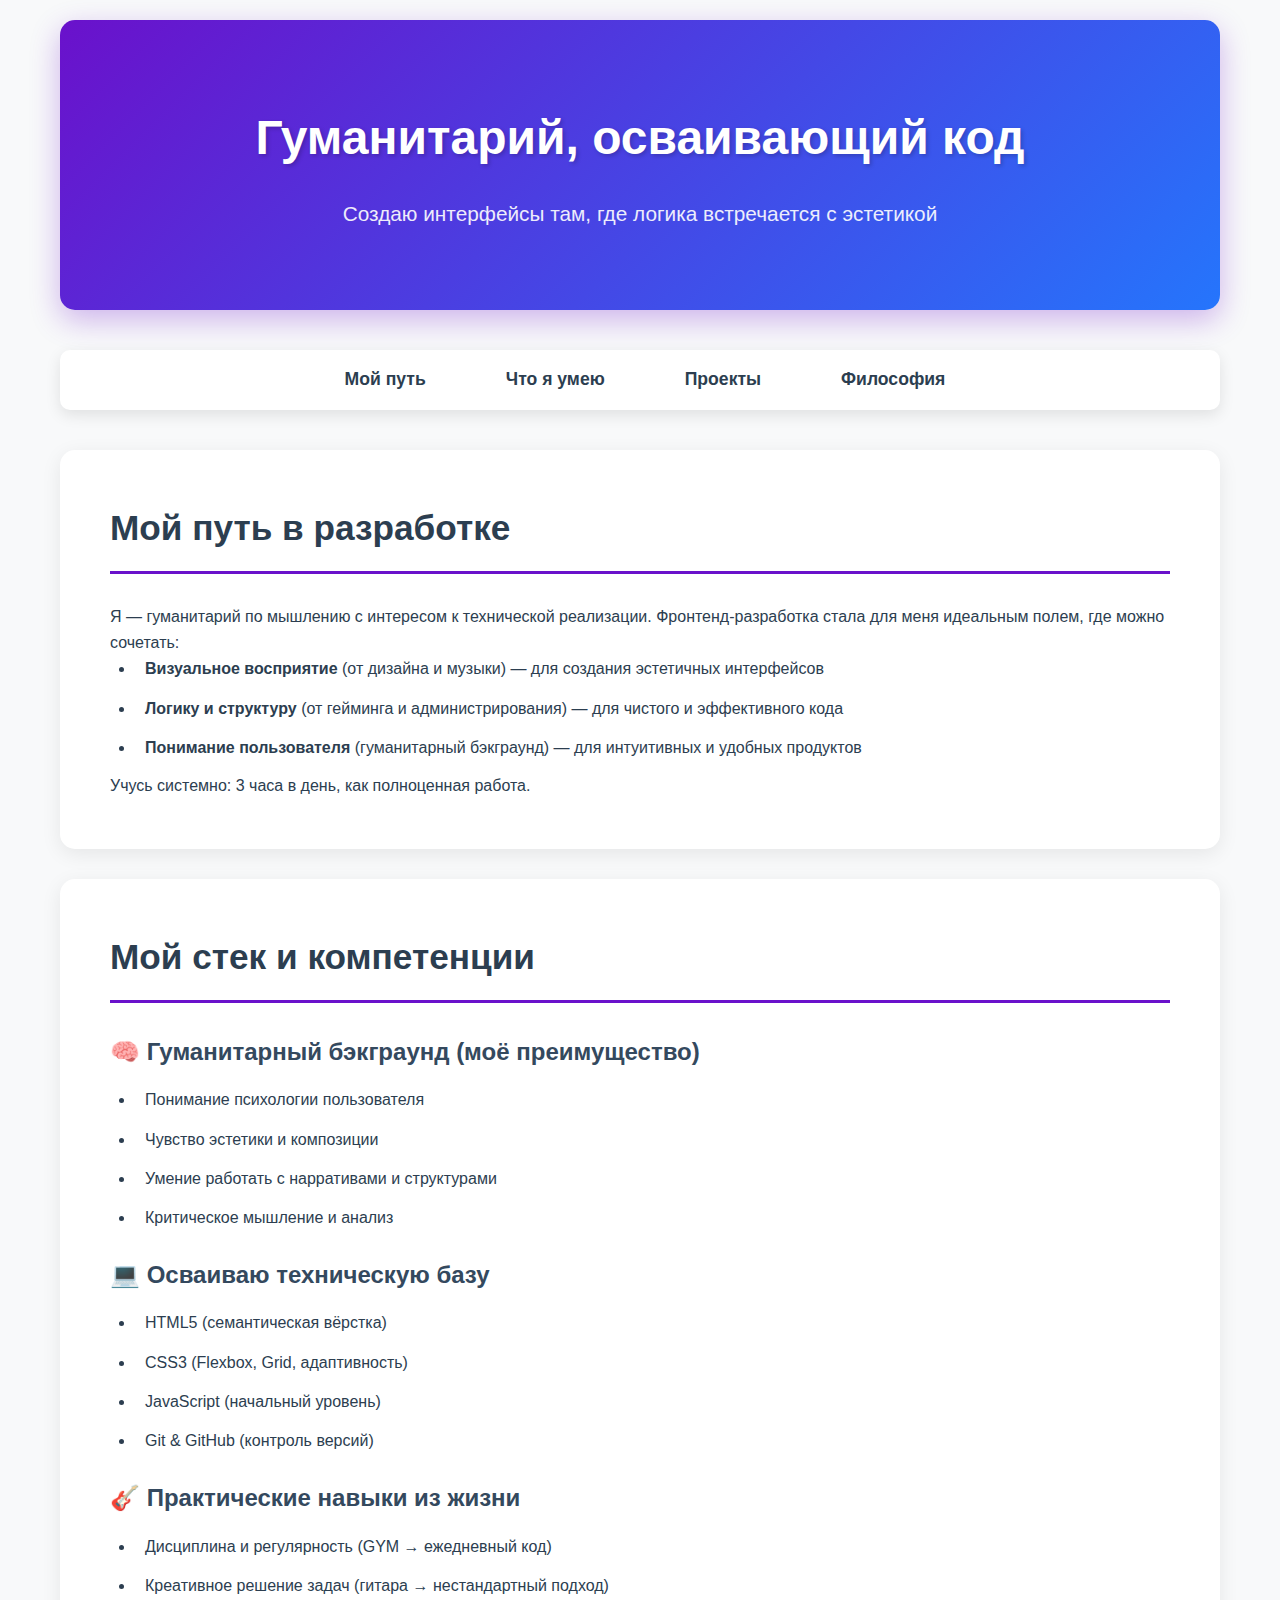
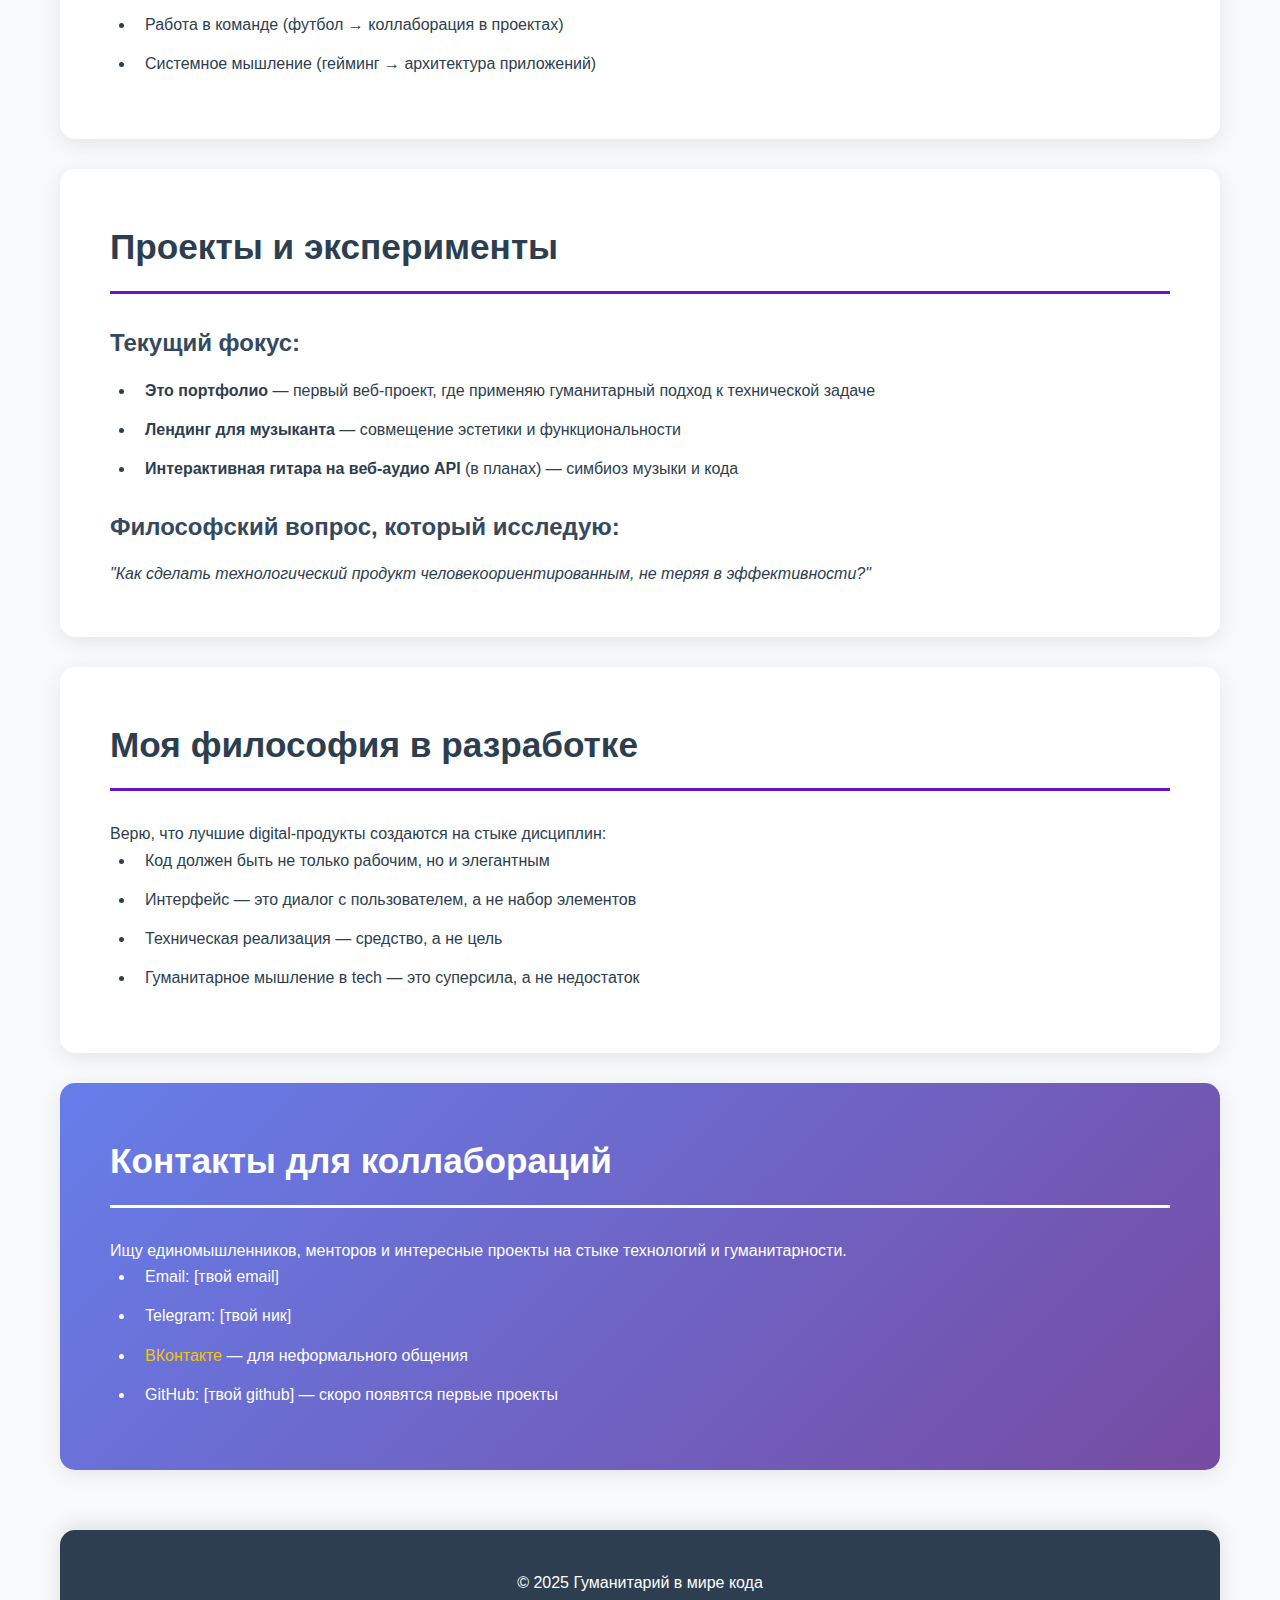
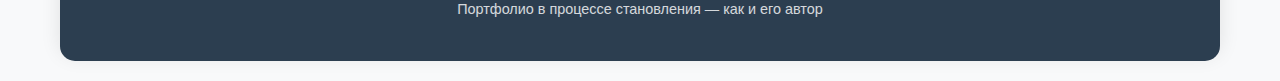
<file: index.html>
<!DOCTYPE html>
<html lang="ru">
<head>
    <meta charset="UTF-8">
    <meta name="viewport" content="width=device-width, initial-scale=1.0">
    <link rel="stylesheet" href="style.css">
    <title>Портфолио начинающего разработчика</title>
</head>
<body>
    <header>
        <h1>Гуманитарий, осваивающий код</h1>
        <p>Создаю интерфейсы там, где логика встречается с эстетикой</p>
    </header>

    <nav>
        <ul>
            <li><a href="#about">Мой путь</a></li>
            <li><a href="#skills">Что я умею</a></li>
            <li><a href="#projects">Проекты</a></li>
            <li><a href="#philosophy">Философия</a></li>
        </ul>
    </nav>

    <main>
        <section id="about">
            <h2>Мой путь в разработке</h2>
            <p>Я — гуманитарий по мышлению с интересом к технической реализации. Фронтенд-разработка стала для меня идеальным полем, где можно сочетать:</p>
            <ul>
                <li><strong>Визуальное восприятие</strong> (от дизайна и музыки) — для создания эстетичных интерфейсов</li>
                <li><strong>Логику и структуру</strong> (от гейминга и администрирования) — для чистого и эффективного кода</li>
                <li><strong>Понимание пользователя</strong> (гуманитарный бэкграунд) — для интуитивных и удобных продуктов</li>
            </ul>
            <p>Учусь системно: 3 часа в день, как полноценная работа.</p>
        </section>
        
        <section id="skills">
            <h2>Мой стек и компетенции</h2>
            
            <div>
                <h3>🧠 Гуманитарный бэкграунд (моё преимущество)</h3>
                <ul>
                    <li>Понимание психологии пользователя</li>
                    <li>Чувство эстетики и композиции</li>
                    <li>Умение работать с нарративами и структурами</li>
                    <li>Критическое мышление и анализ</li>
                </ul>
            </div>
            
            <div>
                <h3>💻 Осваиваю техническую базу</h3>
                <ul>
                    <li>HTML5 (семантическая вёрстка)</li>
                    <li>CSS3 (Flexbox, Grid, адаптивность)</li>
                    <li>JavaScript (начальный уровень)</li>
                    <li>Git & GitHub (контроль версий)</li>
                </ul>
            </div>
            
            <div>
                <h3>🎸 Практические навыки из жизни</h3>
                <ul>
                    <li>Дисциплина и регулярность (GYM → ежедневный код)</li>
                    <li>Креативное решение задач (гитара → нестандартный подход)</li>
                    <li>Работа в команде (футбол → коллаборация в проектах)</li>
                    <li>Системное мышление (гейминг → архитектура приложений)</li>
                </ul>
            </div>
        </section>
        
        <section id="projects">
            <h2>Проекты и эксперименты</h2>
            <div>
                <h3>Текущий фокус:</h3>
                <ul>
                    <li><strong>Это портфолио</strong> — первый веб-проект, где применяю гуманитарный подход к технической задаче</li>
                    <li><strong>Лендинг для музыканта</strong> — совмещение эстетики и функциональности</li>
                    <li><strong>Интерактивная гитара на веб-аудио API</strong> (в планах) — симбиоз музыки и кода</li>
                </ul>
            </div>
            <div>
                <h3>Философский вопрос, который исследую:</h3>
                <p><em>"Как сделать технологический продукт человекоориентированным, не теряя в эффективности?"</em></p>
            </div>
        </section>

        <section id="philosophy">
            <h2>Моя философия в разработке</h2>
            <p>Верю, что лучшие digital-продукты создаются на стыке дисциплин:</p>
            <ul>
                <li>Код должен быть не только рабочим, но и элегантным</li>
                <li>Интерфейс — это диалог с пользователем, а не набор элементов</li>
                <li>Техническая реализация — средство, а не цель</li>
                <li>Гуманитарное мышление в tech — это суперсила, а не недостаток</li>
            </ul>
        </section>

        <section id="contacts">
            <h2>Контакты для коллабораций</h2>
            <p>Ищу единомышленников, менторов и интересные проекты на стыке технологий и гуманитарности.</p>
            <ul>
                <li>Email: [твой email]</li>
                <li>Telegram: [твой ник]</li>
                <li><a href="https://vk.com/kutuzaka" target="_blank">ВКонтакте</a> — для неформального общения</li>
                <li>GitHub: [твой github] — скоро появятся первые проекты</li>
            </ul>
        </section>
    </main>
    

    <footer>
        <p>© 2025 Гуманитарий в мире кода</p>
        <p><small>Портфолио в процессе становления — как и его автор</small></p>
    </footer>
<script>
    document.addEventListener('DOMContentLoaded', function() {
        const sections = document.querySelectorAll('section');
        
        const observer = new IntersectionObserver((entries) => {
            entries.forEach(entry => {
                if (entry.isIntersecting) {
                    entry.target.classList.add('visible');
                }
            });
        }, { threshold: 0.1 });
        
        sections.forEach(section => observer.observe(section));
    });
</script>
</body>
</html>
</file>
<file: style.css>
/* СБРОС СТИЛЕЙ */
* {
    margin: 0;
    padding: 0;
    box-sizing: border-box;
}

/* ОСНОВНЫЕ СТИЛИ */
body {
    font-family: 'Segoe UI', Tahoma, Geneva, Verdana, sans-serif;
    line-height: 1.6;
    color: #2c3e50;
    background-color: #f8f9fa;
    max-width: 1200px;
    margin: 0 auto;
    padding: 20px;
}

/* ШАПКА */
header {
    text-align: center;
    padding: 80px 20px;
    background: linear-gradient(135deg, #6a11cb 0%, #2575fc 100%);
    color: white;
    border-radius: 15px;
    margin-bottom: 40px;
    box-shadow: 0 10px 30px rgba(106, 17, 203, 0.3);
}

header h1 {
    font-size: 3rem;
    margin-bottom: 20px;
    text-shadow: 2px 2px 4px rgba(0,0,0,0.2);
}

header p {
    font-size: 1.3rem;
    opacity: 0.9;
    max-width: 600px;
    margin: 0 auto;
}

/* НАВИГАЦИЯ */
nav ul {
    display: flex;
    justify-content: center;
    list-style: none;
    background: white;
    padding: 15px;
    border-radius: 10px;
    box-shadow: 0 5px 15px rgba(0,0,0,0.1);
    margin-bottom: 40px;
}

nav li {
    margin: 0 15px;
}

nav a {
    text-decoration: none;
    color: #2c3e50;
    font-weight: 600;
    padding: 10px 20px;
    border-radius: 5px;
    transition: all 0.3s ease;
    font-size: 1.1rem;
}

nav a:hover {
    background: #6a11cb;
    color: white;
    transform: translateY(-2px);
}

/* СЕКЦИИ */
section {
    background: white;
    padding: 50px;
    margin-bottom: 30px;
    border-radius: 15px;
    box-shadow: 0 5px 20px rgba(0,0,0,0.08);
    transition: transform 0.3s ease, box-shadow 0.3s ease;
}

section:hover {
    transform: translateY(-5px);
    box-shadow: 0 15px 30px rgba(0,0,0,0.15);
}

h2 {
    color: #2c3e50;
    border-bottom: 3px solid #6a11cb;
    padding-bottom: 15px;
    margin-bottom: 30px;
    font-size: 2.2rem;
}

h3 {
    color: #34495e;
    margin: 25px 0 15px;
    font-size: 1.5rem;
}

/* СПИСКИ */
ul {
    padding-left: 25px;
}

li {
    margin-bottom: 12px;
    padding-left: 10px;
    line-height: 1.7;
}

/* КАТЕГОРИИ НАВЫКОВ */
.skill-category {
    margin-bottom: 35px;
    padding: 25px;
    border-left: 5px solid;
    border-radius: 8px;
    background: #f8f9fa;
}

.skill-category:nth-child(1) {
    border-color: #2ecc71; /* Зелёный */
    background: linear-gradient(to right, #f1f8e9, white);
}

.skill-category:nth-child(2) {
    border-color: #3498db; /* Синий */
    background: linear-gradient(to right, #e3f2fd, white);
}

.skill-category:nth-child(3) {
    border-color: #e74c3c; /* Красный */
    background: linear-gradient(to right, #ffebee, white);
}

/* ПРОЕКТЫ */
.project {
    margin-bottom: 25px;
    padding: 20px;
    background: #f8f9fa;
    border-radius: 10px;
}

/* КОНТАКТЫ */
#contacts {
    background: linear-gradient(135deg, #667eea 0%, #764ba2 100%);
    color: white;
}

#contacts h2 {
    color: white;
    border-bottom-color: white;
}

#contacts a {
    color: #f1c40f;
    text-decoration: none;
}

#contacts a:hover {
    text-decoration: underline;
}

/* ПОДВАЛ */
footer {
    text-align: center;
    padding: 40px;
    margin-top: 60px;
    background: #2c3e50;
    color: white;
    border-radius: 15px;
    box-shadow: 0 -5px 20px rgba(0,0,0,0.1);
}

footer small {
    opacity: 0.8;
    font-size: 0.9rem;
}

/* АДАПТИВНОСТЬ */
@media (max-width: 768px) {
    body {
        padding: 15px;
    }
    
    header {
        padding: 50px 15px;
    }
    
    header h1 {
        font-size: 2.2rem;
    }
    
    nav ul {
        flex-direction: column;
        align-items: center;
    }
    
    nav li {
        margin: 8px 0;
        width: 100%;
        text-align: center;
    }
    
    nav a {
        display: block;
        padding: 12px;
    }
    
    section {
        padding: 30px;
    }
    
    h2 {
        font-size: 1.8rem;
    }
    
    h3 {
        font-size: 1.3rem;
    }
}
</file>
